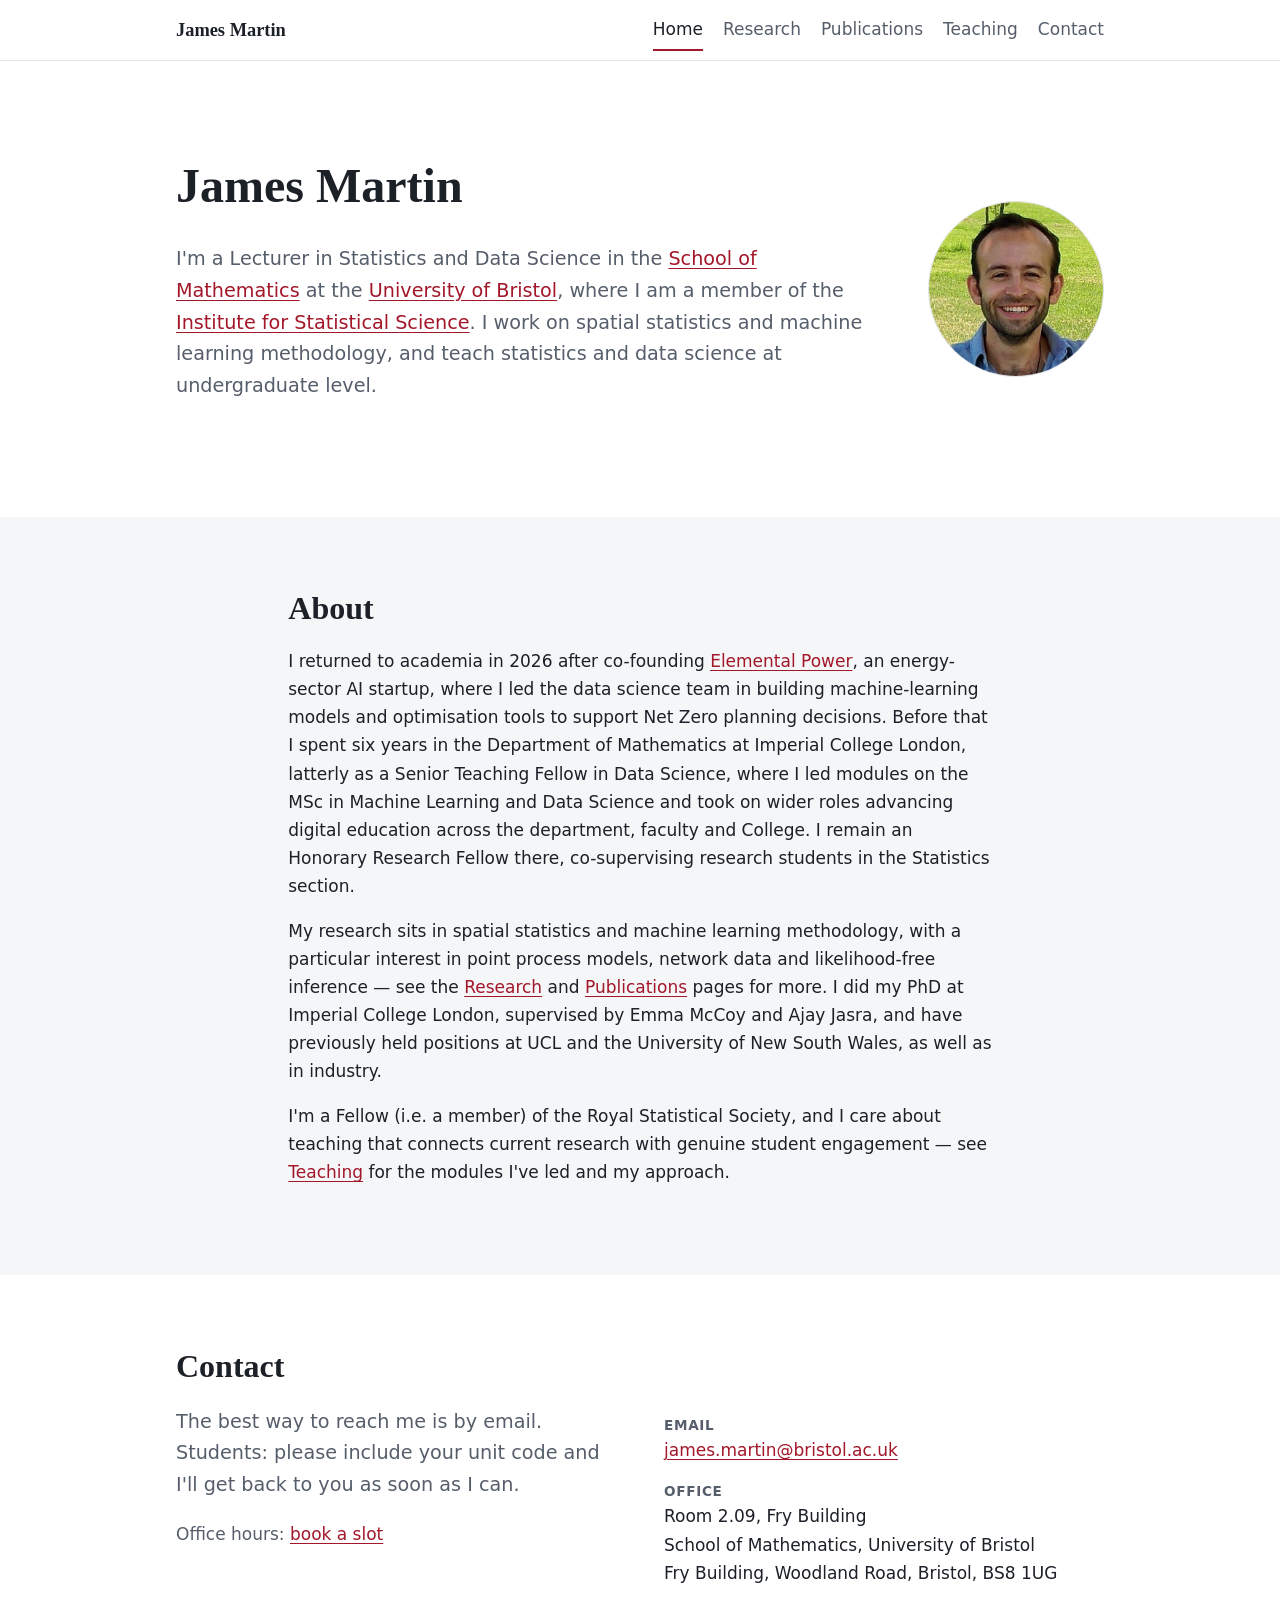
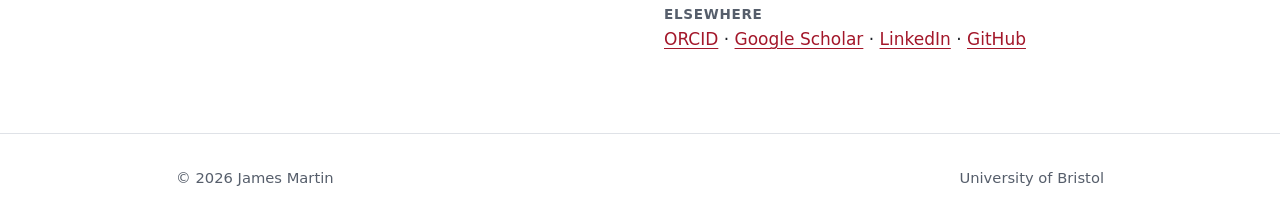
<file: index.html>
<!DOCTYPE html>
<html lang="en-GB">
<head>
  <meta charset="utf-8">
  <meta name="viewport" content="width=device-width, initial-scale=1">
  <title>James Martin | University of Bristol</title>
  <meta name="description" content="James Martin is a Lecturer in Statistics and Data Science at the University of Bristol.">
  <meta name="theme-color" content="#a3172a">
  <link rel="icon" href="data:image/svg+xml,%3Csvg xmlns='http://www.w3.org/2000/svg' viewBox='0 0 32 32'%3E%3Crect width='32' height='32' rx='6' fill='%23a3172a'/%3E%3Ctext x='16' y='22' font-family='Georgia,serif' font-size='18' font-weight='700' text-anchor='middle' fill='white'%3EJM%3C/text%3E%3C/svg%3E">
  <link rel="stylesheet" href="css/style.css">
  <script>document.documentElement.classList.add("js");</script>
</head>
<body>
  <a class="skip-link" href="#main">Skip to main content</a>

  <header class="site-header">
    <div class="container">
      <a class="brand" href="index.html">James Martin</a>
      <button class="nav-toggle" type="button" aria-expanded="false" aria-controls="site-nav">Menu</button>
      <nav class="site-nav" id="site-nav" aria-label="Main">
        <ul class="nav-list">
          <li><a href="index.html" aria-current="page">Home</a></li>
          <li><a href="research.html">Research</a></li>
          <li><a href="publications.html">Publications</a></li>
          <li><a href="teaching.html">Teaching</a></li>
          <li><a href="index.html#contact">Contact</a></li>
        </ul>
      </nav>
    </div>
  </header>

  <main id="main">
    <section class="hero">
      <div class="container hero-grid">
        <div>
          <!-- <p class="eyebrow">University of Bristol</p> -->
          <h1>James Martin</h1>
          <p class="lead">
            I'm a Lecturer in Statistics and Data Science in the <a href="https://www.bristol.ac.uk/maths/">School of Mathematics</a> at 
            the <a href="https://www.bristol.ac.uk/">University of Bristol</a>, where
            I am a member of the <a href="https://www.bristolmathsresearch.org/statistical-science/">Institute for Statistical Science</a>.
            I work on spatial statistics and machine learning methodology, and teach statistics and
            data science at undergraduate level.
          </p>
          <!-- <div class="button-row">
            <a class="button" href="research.html">My research</a>
            <a class="button button--ghost" href="#contact">Get in touch</a>
          </div> -->
        </div>
        <div class="portrait">
          <img class="portrait__img" src="images/Headshot - JSM (2).jpg" alt="James S. Martin">
        </div>
      </div>
    </section>

    <section class="section section--alt" aria-labelledby="intro-heading">
      <div class="container prose">
        <h2 id="intro-heading">About</h2>
        <p>
          I returned to academia in 2026 after co-founding <a href="https://github.com/Elemental-Power-Ltd/EPOCH">Elemental Power</a>,
          an energy-sector AI startup, where I led the data science team in building machine-learning models
          and optimisation tools to support Net Zero planning decisions. Before that I spent six years in
          the Department of Mathematics at Imperial College London, latterly as a Senior Teaching Fellow in
          Data Science, where I led modules on the MSc in Machine Learning and Data Science and took on
          wider roles advancing digital education across the department, faculty and College. I remain
          an Honorary Research Fellow there, co-supervising research students in the Statistics section.
        </p>
        <p>
          My research sits in spatial statistics and machine learning methodology, with a particular interest
          in point process models, network data and likelihood-free inference &mdash; see the
          <a href="research.html">Research</a> and <a href="publications.html">Publications</a> pages for more.
          I did my PhD at Imperial College London, supervised by Emma McCoy and Ajay Jasra, and have previously
          held positions at UCL and the University of New South Wales, as well as in industry.
        <p>
          I'm a Fellow (i.e. a member) of the Royal Statistical Society, and I care about teaching that connects current
          research with genuine student engagement &mdash; see <a href="teaching.html">Teaching</a> for the
          modules I've led and my approach.
        </p>
      </div>
    </section>

    <section class="section" id="contact" aria-labelledby="contact-heading">
      <div class="container">
        <h2 id="contact-heading">Contact</h2>
        <div class="contact-grid">
          <div>
            <p class="lead">
              The best way to reach me is by email. Students: please include your unit code and
              I'll get back to you as soon as I can.
            </p>
            <p class="muted">
              Office hours: <a href="teaching.html#book-office-hours">book a slot</a>
            </p>
          </div>
          <ul class="contact-list">
            <li>
              <span class="label">Email</span>
              <a href="#" class="js-email" data-user="james.martin" data-domain="bristol.ac.uk">james [dot] martin [at] bristol.ac.uk</a>
              <noscript> &ndash; enable JavaScript to reveal a clickable address, or see below.</noscript>
            </li>
            <li>
              <span class="label">Office</span>
              Room 2.09, Fry Building<br>
              School of Mathematics, University of Bristol<br>
              Fry Building, Woodland Road, Bristol, BS8 1UG
            </li>
            <li>
              <span class="label">Elsewhere</span>
              <a href="https://orcid.org/0000-0002-2555-2026">ORCID</a> &middot;
              <a href="https://scholar.google.co.uk/citations?user=wpY5wRQAAAAJ&hl=en">Google Scholar</a> &middot;
              <a href="https://www.linkedin.com/in/jsmartinstats">LinkedIn</a> &middot;
              <a href="https://github.com/jsmartinstats">GitHub</a>
            </li>
          </ul>
        </div>
      </div>
    </section>
  </main>

  <footer class="site-footer">
    <div class="container">
      <p>&copy; <span id="year">2026</span> James Martin</p>
      <p>University of Bristol</p>
    </div>
  </footer>

  <script src="js/main.js"></script>
</body>
</html>
</file>
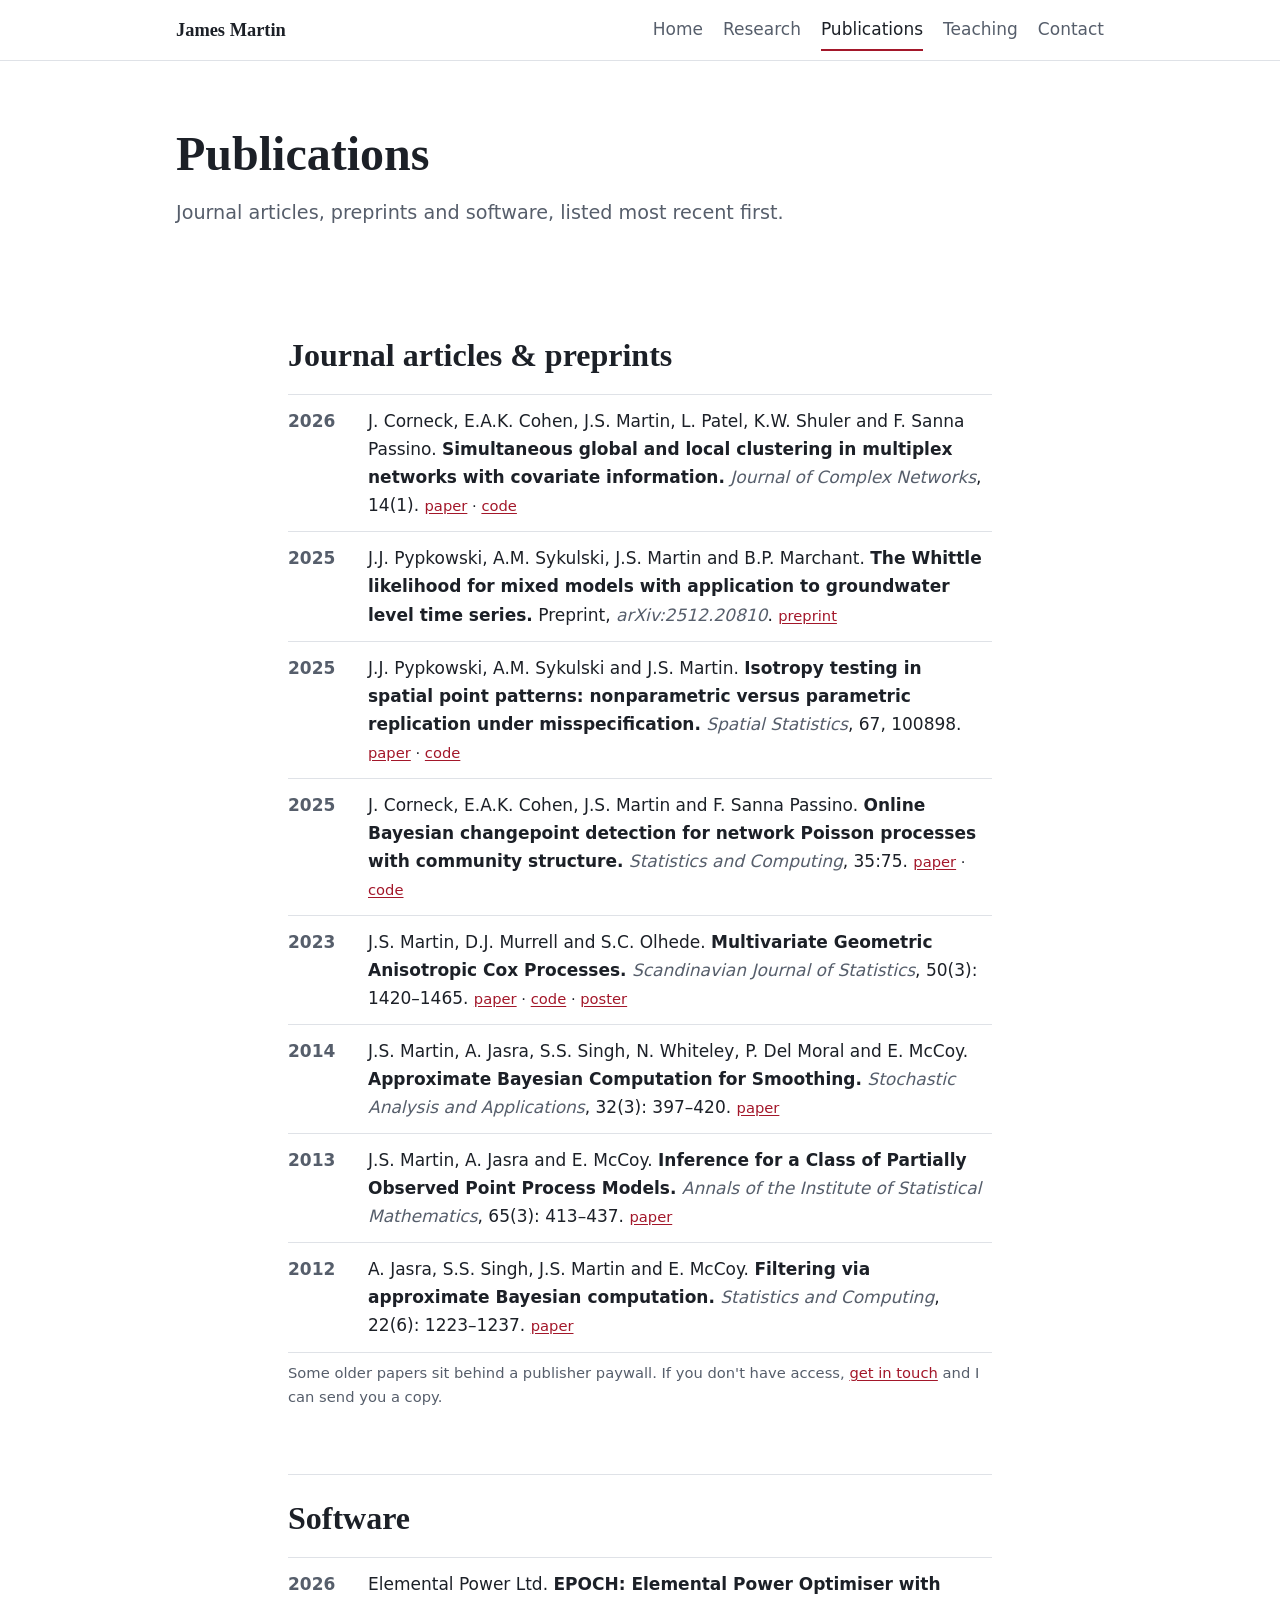
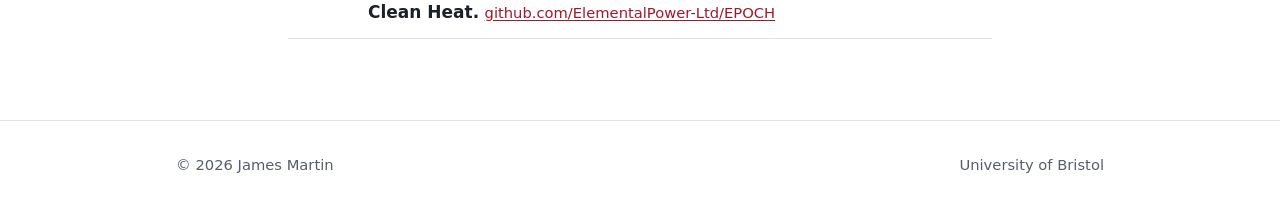
<file: publications.html>
<!DOCTYPE html>
<html lang="en-GB">
<head>
  <meta charset="utf-8">
  <meta name="viewport" content="width=device-width, initial-scale=1">
  <title>Publications | James Martin</title>
  <meta name="description" content="Publications and software by James Martin, in spatial statistics, network data and machine learning methodology.">
  <meta name="theme-color" content="#a3172a">
  <link rel="icon" href="data:image/svg+xml,%3Csvg xmlns='http://www.w3.org/2000/svg' viewBox='0 0 32 32'%3E%3Crect width='32' height='32' rx='6' fill='%23a3172a'/%3E%3Ctext x='16' y='22' font-family='Georgia,serif' font-size='18' font-weight='700' text-anchor='middle' fill='white'%3EJM%3C/text%3E%3C/svg%3E">
  <link rel="stylesheet" href="css/style.css">
  <script>document.documentElement.classList.add("js");</script>
</head>
<body>
  <a class="skip-link" href="#main">Skip to main content</a>

  <header class="site-header">
    <div class="container">
      <a class="brand" href="index.html">James Martin</a>
      <button class="nav-toggle" type="button" aria-expanded="false" aria-controls="site-nav">Menu</button>
      <nav class="site-nav" id="site-nav" aria-label="Main">
        <ul class="nav-list">
          <li><a href="index.html">Home</a></li>
          <li><a href="research.html">Research</a></li>
          <li><a href="publications.html" aria-current="page">Publications</a></li>
          <li><a href="teaching.html">Teaching</a></li>
          <li><a href="index.html#contact">Contact</a></li>
        </ul>
      </nav>
    </div>
  </header>

  <main id="main">
    <div class="container page-header">
      <h1>Publications</h1>
      <p class="lead">Journal articles, preprints and software, listed most recent first.</p>
    </div>

    <section class="section">
      <div class="container prose" style="max-width: 46rem;">

        <h2 class="pub-group-heading">Journal articles &amp; preprints</h2>
        <ul class="pub-list">
          <li>
            <span class="year">2026</span>
            <p>
              J. Corneck, E.A.K. Cohen, J.S. Martin, L. Patel, K.W. Shuler and F. Sanna Passino.
              <strong>Simultaneous global and local clustering in multiplex networks with covariate
              information.</strong> <span class="venue">Journal of Complex Networks</span>, 14(1).
              <span class="pub-links">
                <a href="https://academic.oup.com/comnet/article/14/1/cnaf049/8441056">paper</a> &middot;
                <a href="https://github.com/joshcorneck/HMPSBM">code</a>
              </span>
            </p>
          </li>
          <li>
            <span class="year">2025</span>
            <p>
              J.J. Pypkowski, A.M. Sykulski, J.S. Martin and B.P. Marchant.
              <strong>The Whittle likelihood for mixed models with application to groundwater level
              time series.</strong> Preprint, <span class="venue">arXiv:2512.20810</span>.
              <span class="pub-links">
                <a href="https://arxiv.org/abs/2512.20810">preprint</a>
              </span>
            </p>
          </li>
          <li>
            <span class="year">2025</span>
            <p>
              J.J. Pypkowski, A.M. Sykulski and J.S. Martin.
              <strong>Isotropy testing in spatial point patterns: nonparametric versus parametric
              replication under misspecification.</strong> <span class="venue">Spatial Statistics</span>,
              67, 100898.
              <span class="pub-links">
                <a href="https://doi.org/10.1016/j.spasta.2025.100898">paper</a> &middot;
                <a href="https://github.com/jpypkowski/IsotropyTesting">code</a>
              </span>
            </p>
          </li>
          <li>
            <span class="year">2025</span>
            <p>
              J. Corneck, E.A.K. Cohen, J.S. Martin and F. Sanna Passino.
              <strong>Online Bayesian changepoint detection for network Poisson processes with
              community structure.</strong> <span class="venue">Statistics and Computing</span>, 35:75.
              <span class="pub-links">
                <a href="https://link.springer.com/article/10.1007/s11222-025-10606-w/">paper</a> &middot;
                <a href="https://github.com/joshcorneck/dynamicBHPP">code</a>
              </span>
            </p>
          </li>
          <li>
            <span class="year">2023</span>
            <p>
              J.S. Martin, D.J. Murrell and S.C. Olhede.
              <strong>Multivariate Geometric Anisotropic Cox Processes.</strong>
              <span class="venue">Scandinavian Journal of Statistics</span>, 50(3): 1420&ndash;1465.
              <span class="pub-links">
                <a href="https://onlinelibrary.wiley.com/doi/full/10.1111/sjos.12640">paper</a> &middot;
                <a href="https://github.com/jsmartinstats/MVGA-LGCPs">code</a> &middot;
                <a href="research/mvga-cox-processes-poster.pdf">poster</a>
              </span>
            </p>
          </li>
          <li>
            <span class="year">2014</span>
            <p>
              J.S. Martin, A. Jasra, S.S. Singh, N. Whiteley, P. Del Moral and E. McCoy.
              <strong>Approximate Bayesian Computation for Smoothing.</strong>
              <span class="venue">Stochastic Analysis and Applications</span>, 32(3): 397&ndash;420.
              <span class="pub-links">
                <a href="https://doi.org/10.1080/07362994.2013.879262">paper</a>
              </span>
            </p>
          </li>
          <li>
            <span class="year">2013</span>
            <p>
              J.S. Martin, A. Jasra and E. McCoy.
              <strong>Inference for a Class of Partially Observed Point Process Models.</strong>
              <span class="venue">Annals of the Institute of Statistical Mathematics</span>, 65(3): 413&ndash;437.
              <span class="pub-links">
                <a href="https://doi.org/10.1007/s10463-012-0375-8">paper</a>
              </span>
            </p>
          </li>
          <li>
            <span class="year">2012</span>
            <p>
              A. Jasra, S.S. Singh, J.S. Martin and E. McCoy.
              <strong>Filtering via approximate Bayesian computation.</strong>
              <span class="venue">Statistics and Computing</span>, 22(6): 1223&ndash;1237.
              <span class="pub-links">
                <a href="https://doi.org/10.1007/s11222-010-9185-0">paper</a>
              </span>
            </p>
          </li>
        </ul>

        <p class="muted" style="font-size:0.92rem;">
          Some older papers sit behind a publisher paywall. If you don't have access,
          <a href="index.html#contact">get in touch</a> and I can send you a copy.
        </p>

        <h2 class="pub-group-heading">Software</h2>
        <ul class="pub-list">
          <li>
            <span class="year">2026</span>
            <p>
              Elemental Power Ltd. <strong>EPOCH: Elemental Power Optimiser with Clean Heat.</strong>
              <span class="pub-links"><a href="https://github.com/ElementalPower-Ltd/EPOCH">github.com/ElementalPower-Ltd/EPOCH</a></span>
            </p>
          </li>
        </ul>

      </div>
    </section>
  </main>

  <footer class="site-footer">
    <div class="container">
      <p>&copy; <span id="year">2026</span> James Martin</p>
      <p>University of Bristol</p>
    </div>
  </footer>

  <script src="js/main.js"></script>
</body>
</html>
</file>
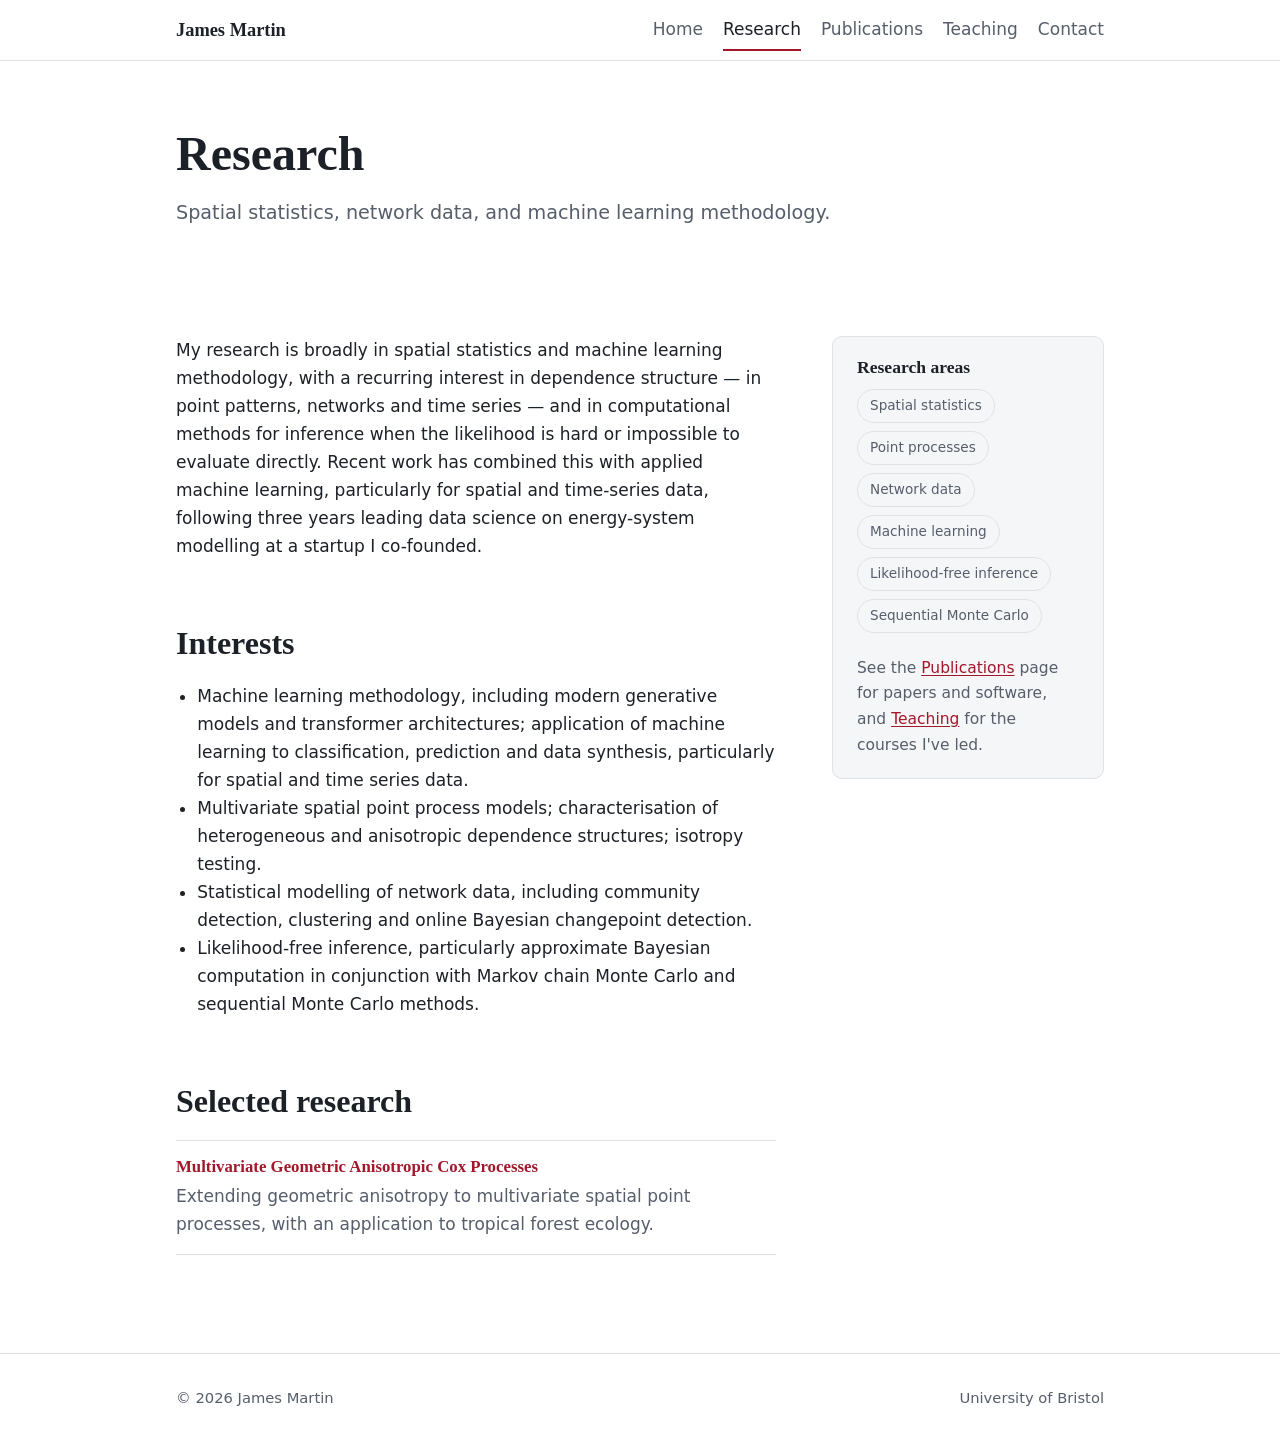
<file: research.html>
<!DOCTYPE html>
<html lang="en-GB">
<head>
  <meta charset="utf-8">
  <meta name="viewport" content="width=device-width, initial-scale=1">
  <title>Research | James Martin</title>
  <meta name="description" content="James Martin's research interests: spatial point process models, network data, machine learning methodology, and likelihood-free inference.">
  <meta name="theme-color" content="#a3172a">
  <link rel="icon" href="data:image/svg+xml,%3Csvg xmlns='http://www.w3.org/2000/svg' viewBox='0 0 32 32'%3E%3Crect width='32' height='32' rx='6' fill='%23a3172a'/%3E%3Ctext x='16' y='22' font-family='Georgia,serif' font-size='18' font-weight='700' text-anchor='middle' fill='white'%3EJM%3C/text%3E%3C/svg%3E">
  <link rel="stylesheet" href="css/style.css">
  <script>document.documentElement.classList.add("js");</script>
</head>
<body>
  <a class="skip-link" href="#main">Skip to main content</a>

  <header class="site-header">
    <div class="container">
      <a class="brand" href="index.html">James Martin</a>
      <button class="nav-toggle" type="button" aria-expanded="false" aria-controls="site-nav">Menu</button>
      <nav class="site-nav" id="site-nav" aria-label="Main">
        <ul class="nav-list">
          <li><a href="index.html">Home</a></li>
          <li><a href="research.html" aria-current="page">Research</a></li>
          <li><a href="publications.html">Publications</a></li>
          <li><a href="teaching.html">Teaching</a></li>
          <li><a href="index.html#contact">Contact</a></li>
        </ul>
      </nav>
    </div>
  </header>

  <main id="main">
    <div class="container page-header">
      <h1>Research</h1>
      <p class="lead">Spatial statistics, network data, and machine learning methodology.</p>
    </div>

    <section class="section">
      <div class="container two-col">
        <div class="prose">
          <p>
            My research is broadly in spatial statistics and machine learning methodology, with a
            recurring interest in dependence structure &mdash; in point patterns, networks and time series
            &mdash; and in computational methods for inference when the likelihood is hard or impossible
            to evaluate directly. Recent work has combined this with applied machine learning, particularly
            for spatial and time-series data, following three years leading data science on energy-system
            modelling at a startup I co-founded.
          </p>

          <h2>Interests</h2>
          <ul>
            <li>
              Machine learning methodology, including modern generative models and transformer
              architectures; application of machine learning to classification, prediction and data
              synthesis, particularly for spatial and time series data.
            </li>
            <li>
              Multivariate spatial point process models; characterisation of heterogeneous and
              anisotropic dependence structures; isotropy testing.
            </li>
            <li>
              Statistical modelling of network data, including community detection, clustering and
              online Bayesian changepoint detection.
            </li>
            <li>
              Likelihood-free inference, particularly approximate Bayesian computation in conjunction
              with Markov chain Monte Carlo and sequential Monte Carlo methods.
            </li>
          </ul>

          <h2>Selected research</h2>
          <ul class="research-list">
            <li>
              <h3><a href="research/mvga-cox-processes.html">Multivariate Geometric Anisotropic Cox Processes</a></h3>
              <p>
                Extending geometric anisotropy to multivariate spatial point processes, with an
                application to tropical forest ecology.
              </p>
            </li>
          </ul>

          <!-- <h2>PhD supervision</h2>
          <p>
            I co-supervise PhD students in the Statistics section at Imperial College London, where I
            hold an Honorary Research Fellowship: one ongoing, and one who completed their PhD this
            year. During my time as a Teaching Fellow and Senior Teaching Fellow I supervised a range of MSc research projects, on topics including
            machine learning for spatial data, spatial point process models, sequential Monte Carlo
            methods, and frequency-domain inference.
          </p>
          <p class="muted">
            If you're a prospective PhD student interested in spatial statistics or machine learning
            methodology, feel free to <a href="index.html#contact">get in touch</a>.
          </p> -->
        </div>

        <aside class="facts" aria-labelledby="areas-heading">
          <h2 id="areas-heading">Research areas</h2>
          <ul class="tag-list">
            <li>Spatial statistics</li>
            <li>Point processes</li>
            <li>Network data</li>
            <li>Machine learning</li>
            <li>Likelihood-free inference</li>
            <li>Sequential Monte Carlo</li>
          </ul>
          <p class="muted" style="margin-bottom:0;">
            See the <a href="publications.html">Publications</a> page for papers and software, and
            <a href="teaching.html">Teaching</a> for the courses I've led.
          </p>
        </aside>
      </div>
    </section>
  </main>

  <footer class="site-footer">
    <div class="container">
      <p>&copy; <span id="year">2026</span> James Martin</p>
      <p>University of Bristol</p>
    </div>
  </footer>

  <script src="js/main.js"></script>
</body>
</html>
</file>
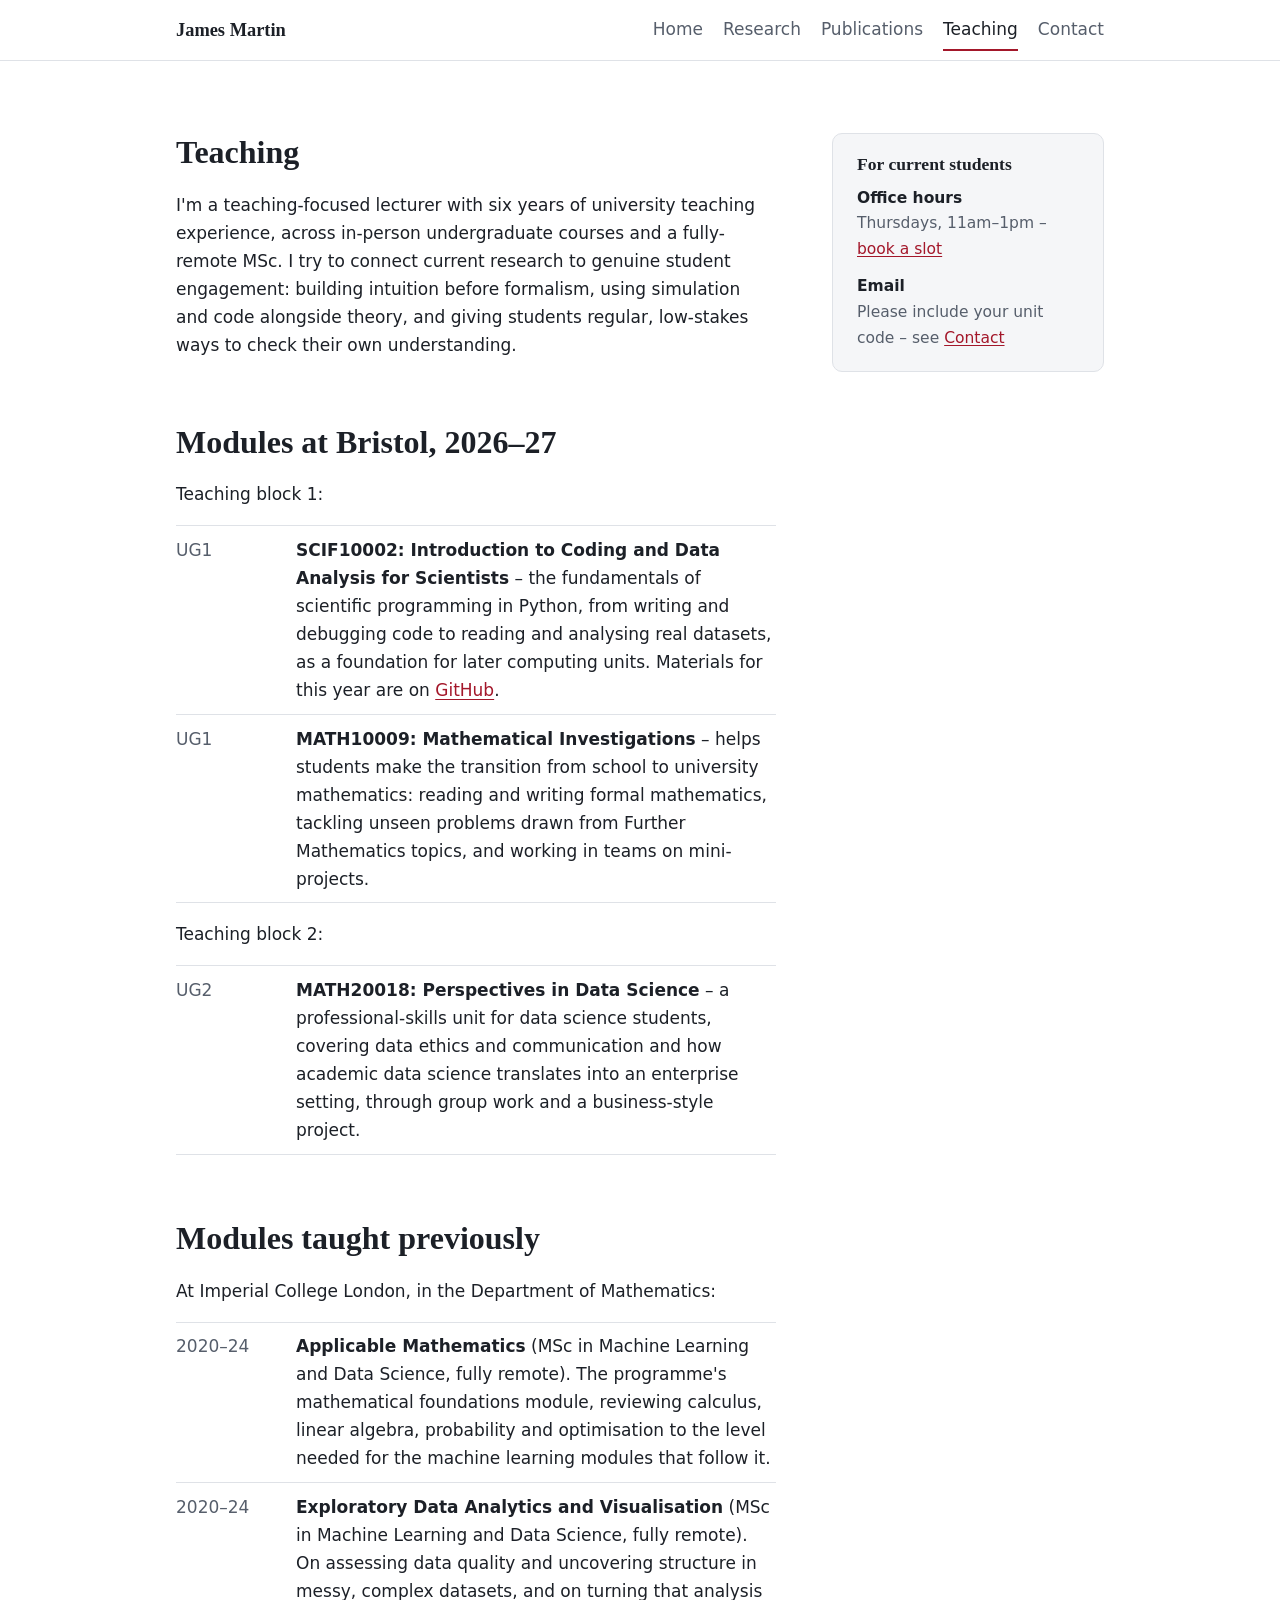
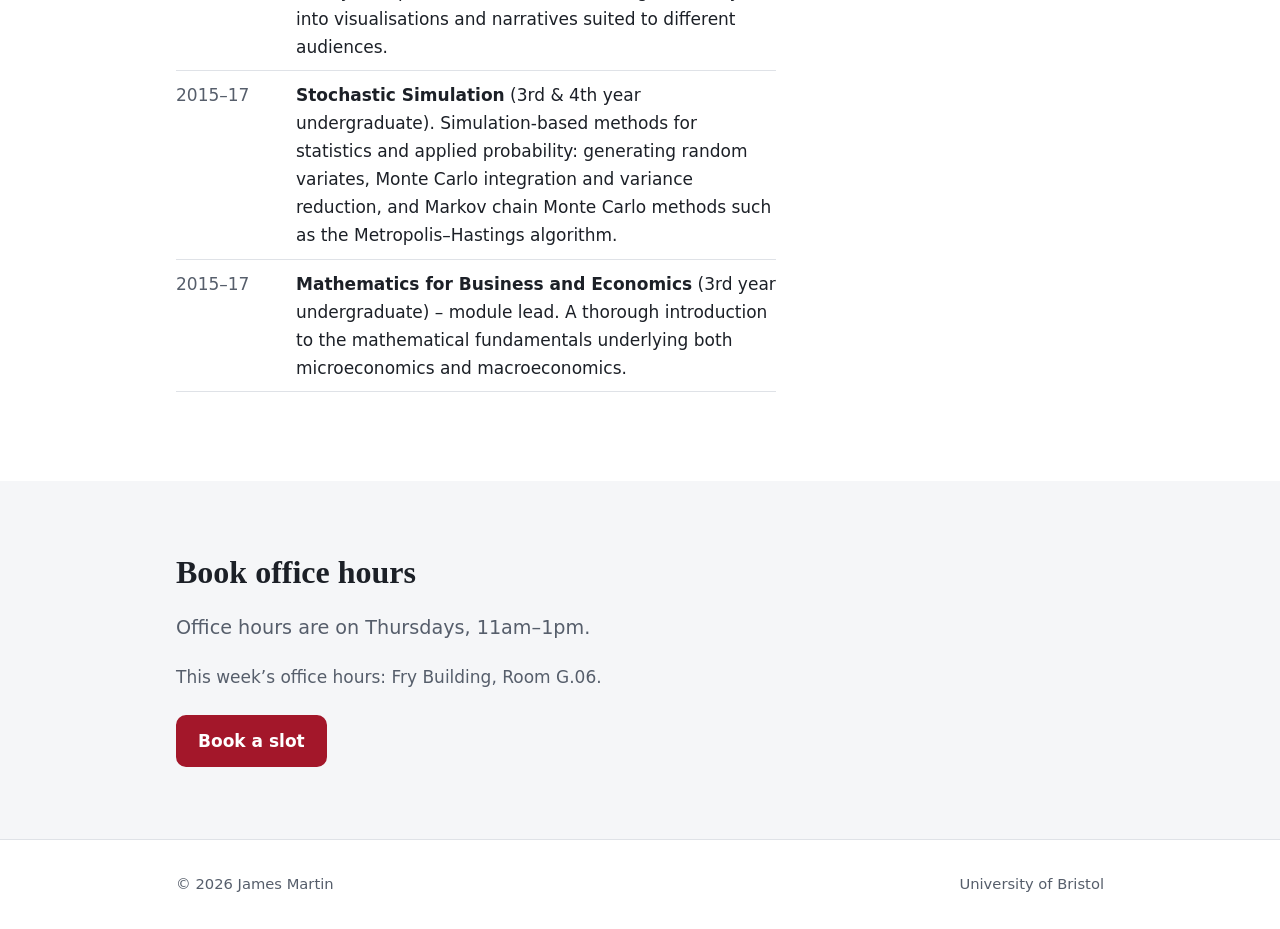
<file: teaching.html>
<!DOCTYPE html>
<html lang="en-GB">
<head>
  <meta charset="utf-8">
  <meta name="viewport" content="width=device-width, initial-scale=1">
  <title>Teaching | James Martin</title>
  <meta name="description" content="Teaching by James Martin: statistics and data science modules at undergraduate and postgraduate level.">
  <meta name="theme-color" content="#a3172a">
  <link rel="icon" href="data:image/svg+xml,%3Csvg xmlns='http://www.w3.org/2000/svg' viewBox='0 0 32 32'%3E%3Crect width='32' height='32' rx='6' fill='%23a3172a'/%3E%3Ctext x='16' y='22' font-family='Georgia,serif' font-size='18' font-weight='700' text-anchor='middle' fill='white'%3EJM%3C/text%3E%3C/svg%3E">
  <link rel="stylesheet" href="css/style.css">
  <script>document.documentElement.classList.add("js");</script>
</head>
<body>
  <a class="skip-link" href="#main">Skip to main content</a>

  <header class="site-header">
    <div class="container">
      <a class="brand" href="index.html">James Martin</a>
      <button class="nav-toggle" type="button" aria-expanded="false" aria-controls="site-nav">Menu</button>
      <nav class="site-nav" id="site-nav" aria-label="Main">
        <ul class="nav-list">
          <li><a href="index.html">Home</a></li>
          <li><a href="research.html">Research</a></li>
          <li><a href="publications.html">Publications</a></li>
          <li><a href="teaching.html" aria-current="page">Teaching</a></li>
          <li><a href="index.html#contact">Contact</a></li>
        </ul>
      </nav>
    </div>
  </header>

  <main id="main">
    <section class="section">
      <div class="container two-col">
        <div class="prose">
          <h2>Teaching</h2>
          <p>
            I'm a teaching-focused lecturer with six years of university teaching experience,
            across in-person undergraduate courses and a fully-remote MSc. I try to connect current
            research to genuine student engagement: building intuition before formalism, using
            simulation and code alongside theory, and giving students regular, low-stakes ways to
            check their own understanding.
          </p>

          <h2>Modules at Bristol, 2026&ndash;27</h2>
          <p>Teaching block 1:</p>
          <ul class="timeline">
            <li>
              <span class="when">UG1</span>
              <span>
                <strong>SCIF10002: Introduction to Coding and Data Analysis for Scientists</strong> &ndash;
                the fundamentals of scientific programming in Python, from writing and debugging code to
                reading and analysing real datasets, as a foundation for later computing units. Materials
                for this year are on <a href="https://github.com/jsmartinstats/SCIF10002-2026">GitHub</a>.
              </span>
            </li>
            <li>
              <span class="when">UG1</span>
              <span>
                <strong>MATH10009: Mathematical Investigations</strong> &ndash;
                helps students make the transition from school to university mathematics: reading and
                writing formal mathematics, tackling unseen problems drawn from Further Mathematics topics,
                and working in teams on mini-projects.
              </span>
            </li>
          </ul>
          <p>Teaching block 2:</p>
          <ul class="timeline">
            <li>
              <span class="when">UG2</span>
              <span>
                <strong>MATH20018: Perspectives in Data Science</strong> &ndash;
                a professional-skills unit for data science students, covering data ethics and
                communication and how academic data science translates into an enterprise setting, through
                group work and a business-style project.
              </span>
            </li>
          </ul>

          <h2>Modules taught previously</h2>
          <p>At Imperial College London, in the Department of Mathematics:</p>
          <ul class="timeline">
            <li>
              <span class="when">2020&ndash;24</span>
              <span>
                <strong>Applicable Mathematics</strong> (MSc in Machine Learning and Data Science, fully remote). 
                The programme's mathematical foundations module, reviewing calculus, linear
                algebra, probability and optimisation to the level needed for the machine learning modules
                that follow it.
              </span>
            </li>
            <li>
              <span class="when">2020&ndash;24</span>
              <span>
                <strong>Exploratory Data Analytics and Visualisation</strong> (MSc in Machine Learning and Data Science, fully remote). 
                On assessing data quality and uncovering structure in messy, complex datasets,
                and on turning that analysis into visualisations and narratives suited to different audiences.
              </span>
            </li>
            <li>
              <span class="when">2015&ndash;17</span>
              <span>
                <strong>Stochastic Simulation</strong> (3rd &amp; 4th year undergraduate). 
                Simulation-based methods for statistics and applied probability: generating
                random variates, Monte Carlo integration and variance reduction, and Markov chain Monte
                Carlo methods such as the Metropolis&ndash;Hastings algorithm.
              </span>
            </li>
            <li>
              <span class="when">2015&ndash;17</span>
              <span>
                <strong>Mathematics for Business and Economics</strong> (3rd year undergraduate) &ndash;
                module lead. A thorough introduction to the mathematical fundamentals underlying both
                microeconomics and macroeconomics.
              </span>
            </li>
          </ul>
        </div>

        <aside class="facts" aria-labelledby="office-hours-heading">
          <h2 id="office-hours-heading">For current students</h2>
          <dl>
            <dt>Office hours</dt>
            <dd>Thursdays, 11am&ndash;1pm &ndash; <a href="#book-office-hours">book a slot</a></dd>
            <dt>Email</dt>
            <dd>Please include your unit code &ndash; see <a href="index.html#contact">Contact</a></dd>
          </dl>
        </aside>
      </div>
    </section>

    <section class="section section--alt" id="book-office-hours" aria-labelledby="booking-heading">
      <div class="container">
        <h2 id="booking-heading">Book office hours</h2>
        <p class="lead">Office hours are on Thursdays, 11am&ndash;1pm.</p>
        <!-- Replaced by js/main.js (officeHoursAlternating) with this week's room and booking link; the text below is the no-JS fallback. -->
        <div id="office-hours-info">
          <p class="muted">
            The room changes week to week &ndash; please
            <a href="index.html#contact">email me</a> to check this week's location and arrange a time.
          </p>
        </div>
      </div>
    </section>
  </main>

  <footer class="site-footer">
    <div class="container">
      <p>&copy; <span id="year">2026</span> James Martin</p>
      <p>University of Bristol</p>
    </div>
  </footer>

  <script src="js/main.js"></script>
</body>
</html>
</file>
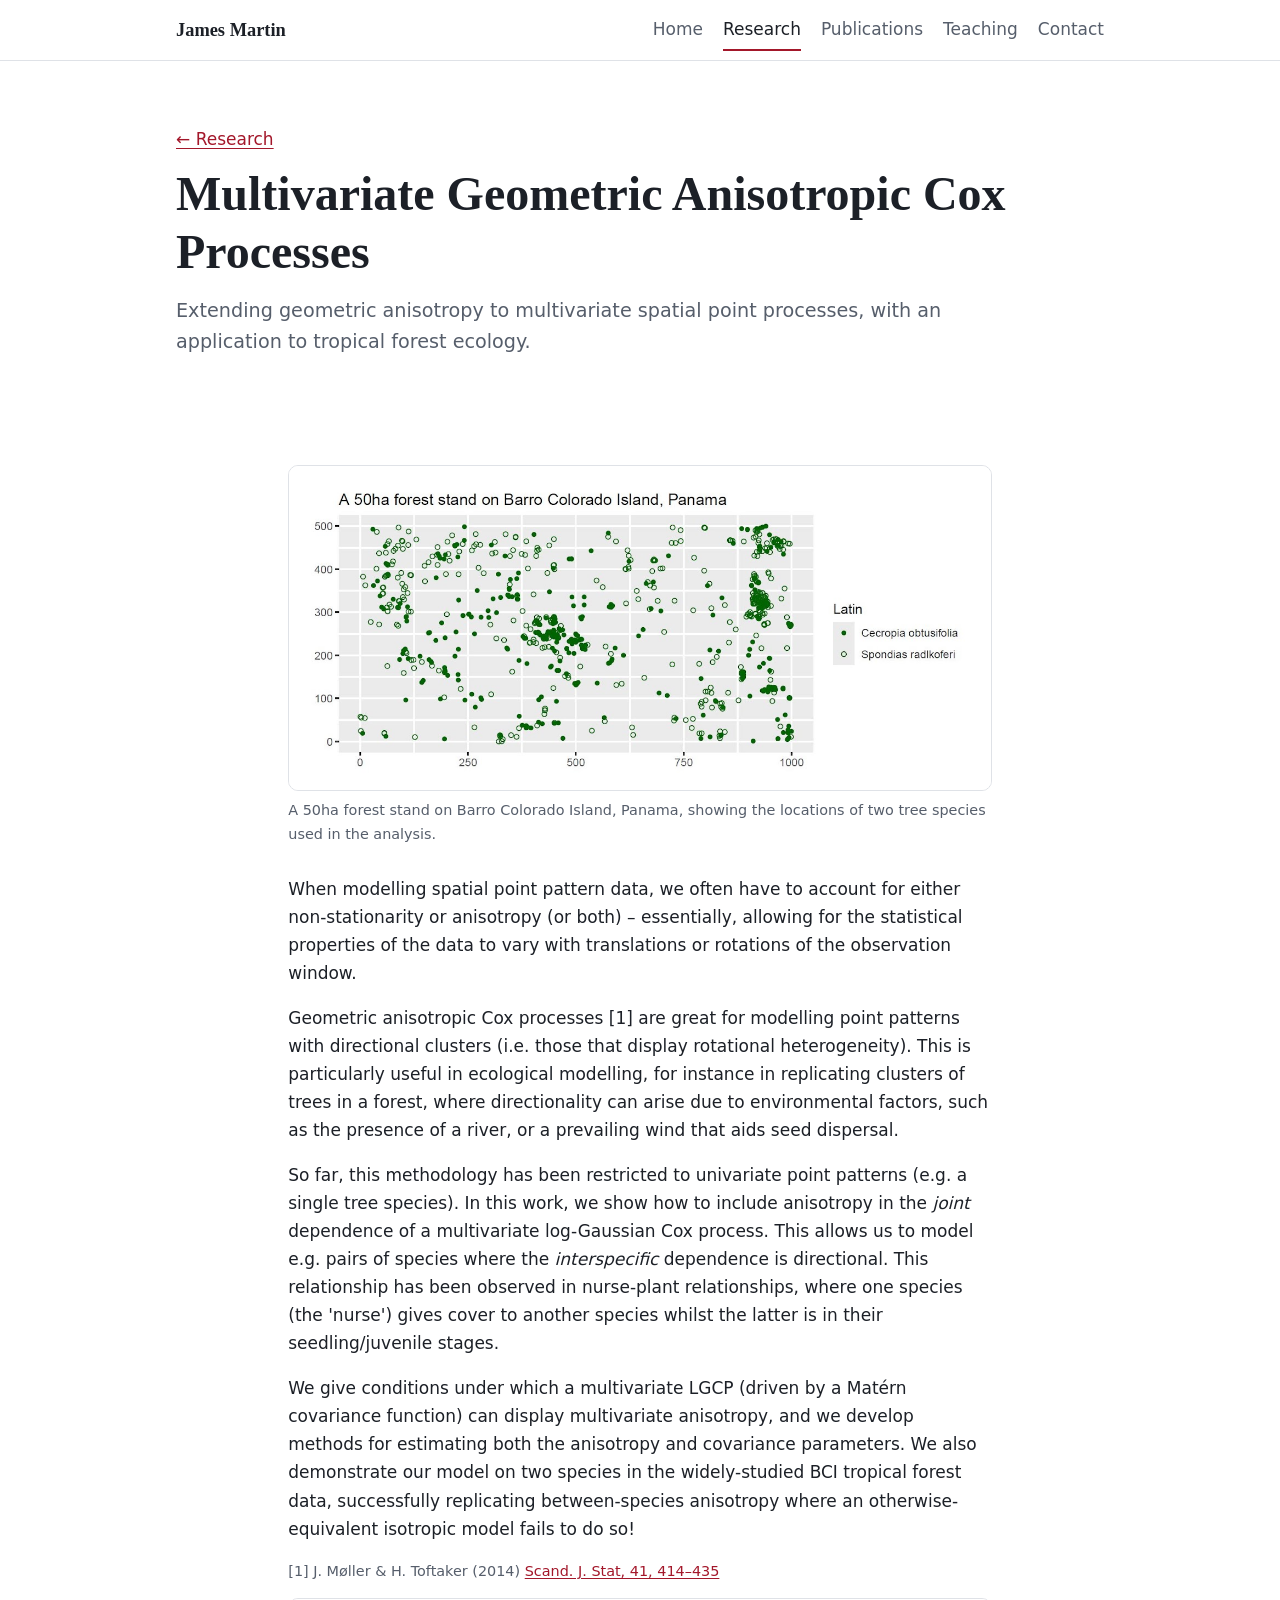
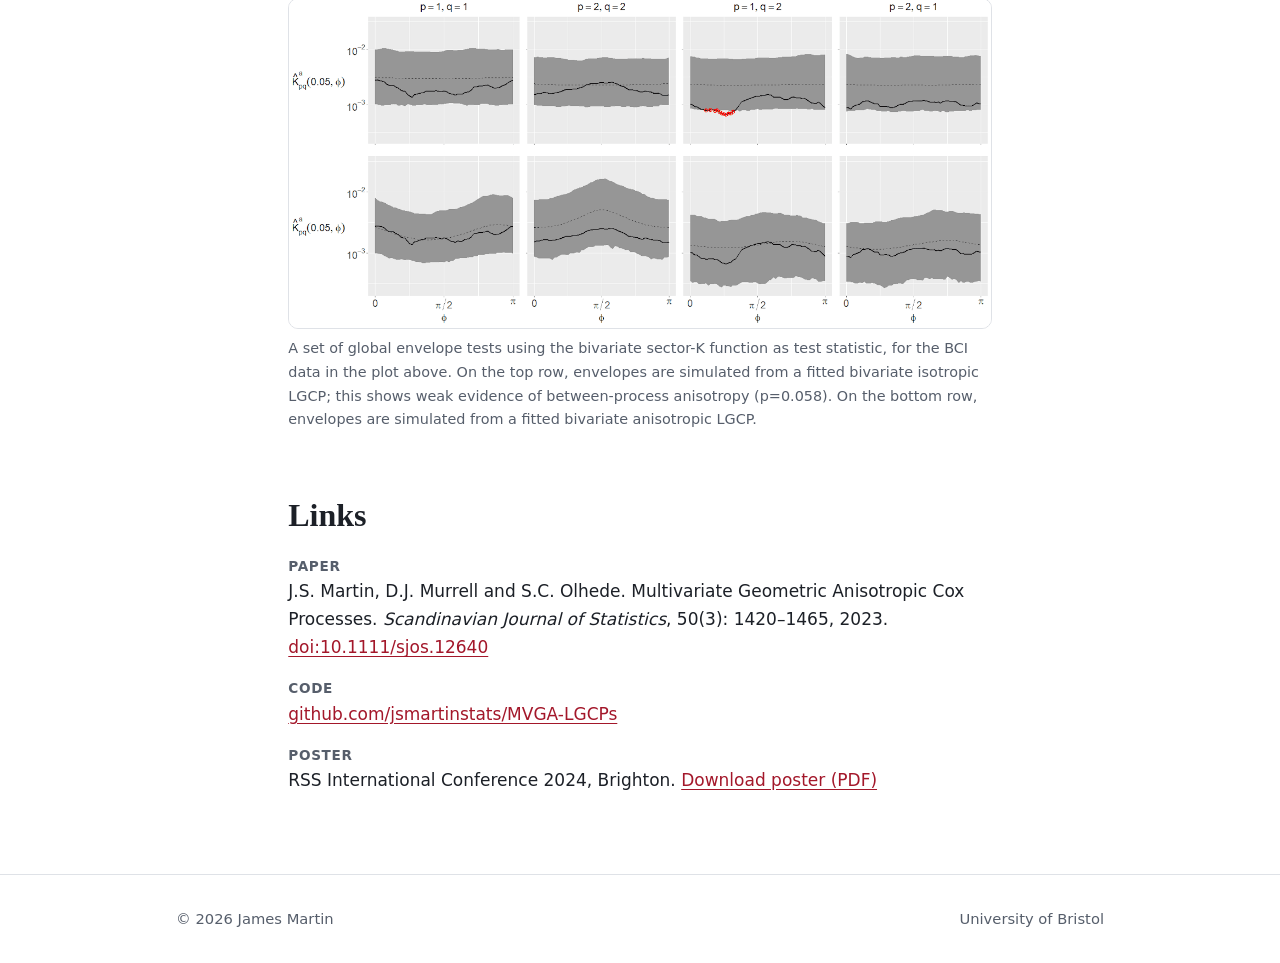
<file: research/mvga-cox-processes.html>
<!DOCTYPE html>
<html lang="en-GB">
<head>
  <meta charset="utf-8">
  <meta name="viewport" content="width=device-width, initial-scale=1">
  <title>Multivariate Geometric Anisotropic Cox Processes | James Martin</title>
  <meta name="description" content="Extending geometric anisotropy to multivariate spatial point processes, with an application to tropical forest ecology.">
  <meta name="theme-color" content="#a3172a">
  <link rel="icon" href="data:image/svg+xml,%3Csvg xmlns='http://www.w3.org/2000/svg' viewBox='0 0 32 32'%3E%3Crect width='32' height='32' rx='6' fill='%23a3172a'/%3E%3Ctext x='16' y='22' font-family='Georgia,serif' font-size='18' font-weight='700' text-anchor='middle' fill='white'%3EJM%3C/text%3E%3C/svg%3E">
  <link rel="stylesheet" href="../css/style.css">
  <script>document.documentElement.classList.add("js");</script>
</head>
<body>
  <a class="skip-link" href="#main">Skip to main content</a>

  <header class="site-header">
    <div class="container">
      <a class="brand" href="../index.html">James Martin</a>
      <button class="nav-toggle" type="button" aria-expanded="false" aria-controls="site-nav">Menu</button>
      <nav class="site-nav" id="site-nav" aria-label="Main">
        <ul class="nav-list">
          <li><a href="../index.html">Home</a></li>
          <li><a href="../research.html" aria-current="page">Research</a></li>
          <li><a href="../publications.html">Publications</a></li>
          <li><a href="../teaching.html">Teaching</a></li>
          <li><a href="../index.html#contact">Contact</a></li>
        </ul>
      </nav>
    </div>
  </header>

  <main id="main">
    <div class="container page-header">
      <p class="muted" style="margin-bottom:0.75rem;"><a href="../research.html">&larr; Research</a></p>
      <h1>Multivariate Geometric Anisotropic Cox Processes</h1>
      <p class="lead">
        Extending geometric anisotropy to multivariate spatial point processes, with an
        application to tropical forest ecology.
      </p>
    </div>

    <section class="section">
      <div class="container prose">
        <figure>
          <img src="images/mvga-bci-plot.jpg" alt="A 50ha forest stand on Barro Colorado Island, Panama: a spatial point plot of two tree species, Cecropia obtusifolia and Spondias radlkoferi, showing clustered, directional patterns across the plot.">
          <figcaption>
            A 50ha forest stand on Barro Colorado Island, Panama, showing the locations of two tree
            species used in the analysis.
          </figcaption>
        </figure>

        <p>
          When modelling spatial point pattern data, we often have to account for either
          non-stationarity or anisotropy (or both) &ndash; essentially, allowing for the statistical
          properties of the data to vary with translations or rotations of the observation window.
        </p>
        <p>
          Geometric anisotropic Cox processes [1] are great for modelling point patterns with
          directional clusters (i.e. those that display rotational heterogeneity). This is
          particularly useful in ecological modelling, for instance in replicating clusters of trees
          in a forest, where directionality can arise due to environmental factors, such as the
          presence of a river, or a prevailing wind that aids seed dispersal.
        </p>
        <p>
          So far, this methodology has been restricted to univariate point patterns (e.g. a single
          tree species). In this work, we show how to include anisotropy in the <em>joint</em>
          dependence of a multivariate log-Gaussian Cox process. This allows us to model e.g. pairs
          of species where the <em>interspecific</em> dependence is directional. This relationship
          has been observed in nurse-plant relationships, where one species (the 'nurse') gives cover
          to another species whilst the latter is in their seedling/juvenile stages.
        </p>
        <p>
          We give conditions under which a multivariate LGCP (driven by a Mat&eacute;rn covariance
          function) can display multivariate anisotropy, and we develop methods for estimating both
          the anisotropy and covariance parameters. We also demonstrate our model on two species in
          the widely-studied BCI tropical forest data, successfully replicating between-species
          anisotropy where an otherwise-equivalent isotropic model fails to do so!
        </p>
        <p class="muted" style="font-size:0.9rem;">
          [1] J. M&oslash;ller &amp; H. Toftaker (2014)
          <a href="https://onlinelibrary.wiley.com/doi/abs/10.1111/sjos.12041">Scand. J. Stat, 41, 414&ndash;435</a>
        </p>

        <figure>
          <img src="images/mvga-envelope-tests.png" alt="A set of global envelope tests using the bivariate sector-K function as test statistic, for the BCI data in the plot above. On the top row, envelopes are simulated from a fitted bivariate isotropic LGCP; this shows weak evidence of between-process anisotropy (p=0.058). On the bottom row, envelopes are simulated from a fitted bivariate anisotropic LGCP.">
          <figcaption>
            A set of global envelope tests using the bivariate sector-K function as test statistic,
            for the BCI data in the plot above. On the top row, envelopes are simulated from a fitted
            bivariate isotropic LGCP; this shows weak evidence of between-process anisotropy
            (p=0.058). On the bottom row, envelopes are simulated from a fitted bivariate anisotropic
            LGCP.
          </figcaption>
        </figure>

        <h2>Links</h2>
        <ul class="contact-list" style="margin-top:-0.5rem;">
          <li>
            <span class="label">Paper</span>
            J.S. Martin, D.J. Murrell and S.C. Olhede. Multivariate Geometric Anisotropic Cox
            Processes. <em>Scandinavian Journal of Statistics</em>, 50(3): 1420&ndash;1465, 2023.
            <a href="https://onlinelibrary.wiley.com/doi/full/10.1111/sjos.12640">doi:10.1111/sjos.12640</a>
          </li>
          <li>
            <span class="label">Code</span>
            <a href="https://github.com/jsmartinstats/MVGA-LGCPs">github.com/jsmartinstats/MVGA-LGCPs</a>
          </li>
          <li>
            <span class="label">Poster</span>
            RSS International Conference 2024, Brighton.
            <a href="mvga-cox-processes-poster.pdf">Download poster (PDF)</a>
          </li>
        </ul>
      </div>
    </section>
  </main>

  <footer class="site-footer">
    <div class="container">
      <p>&copy; <span id="year">2026</span> James Martin</p>
      <p>University of Bristol</p>
    </div>
  </footer>

  <script src="../js/main.js"></script>
</body>
</html>
</file>
<file: css/style.css>
/* ==========================================================================
   Personal academic site: shared styles
   Sections: tokens, base, layout, header/nav, hero, cards, prose, contact,
   footer, utilities. Add new page-specific styles at the bottom.
   ========================================================================== */

/* ---------- Tokens ---------- */
:root {
  --bg: #ffffff;
  --bg-alt: #f5f6f8;
  --surface: #ffffff;
  --text: #1c2027;
  --text-muted: #565e6b;
  --border: #dfe2e7;
  --accent: #a3172a;        /* deep red, a nod to Bristol; change freely */
  --accent-hover: #7f1220;
  --accent-contrast: #ffffff;
  --focus: #1a5fd0;

  --font-body: system-ui, -apple-system, "Segoe UI", Roboto, "Helvetica Neue", Arial, sans-serif;
  --font-heading: Georgia, "Iowan Old Style", "Palatino Linotype", Palatino, serif;

  --measure: 68ch;          /* comfortable reading width */
  --container: 60rem;
  --radius: 10px;
  --space: 1rem;
}

@media (prefers-color-scheme: dark) {
  :root {
    --bg: #14171c;
    --bg-alt: #1b1f26;
    --surface: #1b1f26;
    --text: #e8eaed;
    --text-muted: #a3aab5;
    --border: #2d333d;
    --accent: #ff8a96;
    --accent-hover: #ffb3bb;
    --accent-contrast: #14171c;
    --focus: #7fb0ff;
  }
}

/* ---------- Base ---------- */
*, *::before, *::after { box-sizing: border-box; }

html {
  -webkit-text-size-adjust: 100%;
  scroll-behavior: smooth;
  scroll-padding-top: 5rem;  /* keeps anchored sections clear of the sticky header */
}

@media (prefers-reduced-motion: reduce) {
  html { scroll-behavior: auto; }
}

body {
  margin: 0;
  font-family: var(--font-body);
  font-size: 1.0625rem;
  line-height: 1.65;
  color: var(--text);
  background: var(--bg);
  overflow-x: hidden; /* belt-and-braces: no sideways scroll if anything ever overshoots */
}

h1, h2, h3 {
  font-family: var(--font-heading);
  line-height: 1.2;
  margin: 0 0 0.6em;
  font-weight: 700;
}
h1 { font-size: clamp(2rem, 5vw, 3rem); }
h2 { font-size: clamp(1.5rem, 3.5vw, 2rem); }
h3 { font-size: 1.2rem; }

p { margin: 0 0 1em; }
ul, ol { margin: 0 0 1em; padding-left: 1.25em; }

a {
  color: var(--accent);
  text-underline-offset: 0.15em;
}
a:hover { color: var(--accent-hover); }

:focus-visible {
  outline: 3px solid var(--focus);
  outline-offset: 2px;
  border-radius: 3px;
}

img { max-width: 100%; height: auto; }

/* ---------- Layout ---------- */
.container {
  width: 100%;
  max-width: var(--container);
  margin-inline: auto;
  padding-inline: 1rem;
  box-sizing: border-box;
}

.section { padding-block: clamp(2.5rem, 7vw, 4.5rem); }
.section--alt { background: var(--bg-alt); }
.section > .container > h2 { margin-bottom: 1.25rem; }

.skip-link {
  position: absolute;
  left: 1rem;
  top: -4rem;
  z-index: 100;
  padding: 0.5rem 1rem;
  background: var(--accent);
  color: var(--accent-contrast);
  border-radius: 0 0 var(--radius) var(--radius);
}
.skip-link:focus { top: 0; color: var(--accent-contrast); }

/* ---------- Header / nav ---------- */
.site-header {
  position: sticky;
  top: 0;
  z-index: 50;
  background: var(--bg);
  border-bottom: 1px solid var(--border);
}

.site-header .container {
  display: flex;
  align-items: center;
  justify-content: space-between;
  gap: 1rem;
  min-height: 3.75rem;
  flex-wrap: wrap;
}

.brand {
  font-family: var(--font-heading);
  font-size: 1.15rem;
  font-weight: 700;
  color: var(--text);
  text-decoration: none;
}
.brand:hover { color: var(--accent); }

.nav-list {
  display: flex;
  flex-wrap: wrap;
  gap: 0.25rem 1.25rem;
  margin: 0;
  padding: 0;
  list-style: none;
}

.nav-list a {
  display: block;
  padding: 0.35rem 0;
  color: var(--text-muted);
  text-decoration: none;
  border-bottom: 2px solid transparent;
}
.nav-list a:hover { color: var(--text); }
.nav-list a[aria-current="page"] {
  color: var(--text);
  border-bottom-color: var(--accent);
}

.nav-toggle {
  display: none;
  padding: 0.4rem 0.8rem;
  font: inherit;
  color: var(--text);
  background: transparent;
  border: 1px solid var(--border);
  border-radius: var(--radius);
  cursor: pointer;
}

/* Only collapse the menu when JS is available to reopen it */
@media (max-width: 40rem) {
  .js .nav-toggle { display: inline-block; }
  .js .site-nav { display: none; width: 100%; padding-bottom: 0.75rem; }
  .js .site-nav.is-open { display: block; }
  .js .nav-list { flex-direction: column; gap: 0; }
  .js .nav-list a { padding: 0.6rem 0; }
}

/* ---------- Hero ---------- */
.hero {
  padding-block: clamp(3rem, 9vw, 6rem);
}

.hero-grid {
  display: grid;
  gap: 2rem;
  align-items: center;
}

@media (min-width: 46rem) {
  .hero-grid { grid-template-columns: 1fr auto; gap: 3.5rem; }
}

.eyebrow {
  margin: 0 0 0.75rem;
  font-size: 0.9rem;
  font-weight: 600;
  letter-spacing: 0.08em;
  text-transform: uppercase;
  color: var(--accent);
}

.lead {
  font-size: 1.2rem;
  color: var(--text-muted);
  max-width: var(--measure);
}

.button-row { display: flex; flex-wrap: wrap; gap: 0.75rem; margin-top: 1.5rem; }

.button {
  display: inline-block;
  padding: 0.65rem 1.25rem;
  font-weight: 600;
  text-decoration: none;
  color: var(--accent-contrast);
  background: var(--accent);
  border: 2px solid var(--accent);
  border-radius: var(--radius);
}
.button:hover { background: var(--accent-hover); border-color: var(--accent-hover); color: var(--accent-contrast); }

.button--ghost {
  color: var(--accent);
  background: transparent;
}
.button--ghost:hover { color: var(--accent-contrast); }

/* Portrait: swap the initials for <img class="portrait__img"> when you have a photo */
.portrait {
  display: grid;
  place-items: center;
  width: 11rem;
  aspect-ratio: 1;
  border-radius: 50%;
  background: var(--bg-alt);
  border: 1px solid var(--border);
  color: var(--accent);
  font-family: var(--font-heading);
  font-size: 3.5rem;
  font-weight: 700;
  overflow: hidden;
}
.portrait__img { width: 100%; height: 100%; object-fit: cover; }

@media (max-width: 45.99rem) {
  .portrait { width: 8rem; font-size: 2.5rem; order: -1; }
}

/* ---------- Cards ---------- */
.card-grid {
  display: grid;
  gap: 1.25rem;
  grid-template-columns: repeat(auto-fit, minmax(15rem, 1fr));
}

.card {
  padding: 1.5rem;
  background: var(--surface);
  border: 1px solid var(--border);
  border-radius: var(--radius);
}
.card h3 { margin-bottom: 0.4em; }
.card p:last-child { margin-bottom: 0; }

/* ---------- Prose (about page, future long-form pages) ---------- */
.page-header {
  padding-block: clamp(2.5rem, 6vw, 4rem) 1rem;
}
.page-header h1 { margin-bottom: 0.3em; }

.prose { max-width: var(--measure); }
.prose h2 { margin-top: 2em; }
.prose h2:first-child { margin-top: 0; }

.two-col {
  display: grid;
  gap: 2.5rem;
}
@media (min-width: 52rem) {
  .two-col { grid-template-columns: minmax(0, 1fr) 17rem; gap: 3.5rem; }
}

/* Figures within prose, e.g. research project write-ups. Always a full-width,
   stacked block, same on mobile and desktop. */
.prose figure { margin: 0 0 1.75rem; }
.prose figure img {
  display: block;
  width: 100%;
  border-radius: var(--radius);
  border: 1px solid var(--border);
}
.prose figcaption { margin-top: 0.5rem; font-size: 0.9rem; color: var(--text-muted); }

.facts {
  align-self: start;
  padding: 1.25rem 1.5rem;
  background: var(--bg-alt);
  border: 1px solid var(--border);
  border-radius: var(--radius);
  font-size: 0.97rem;
}
.facts h2 { font-size: 1.1rem; margin-bottom: 0.6em; }
.facts dl { margin: 0; }
.facts dt { font-weight: 600; margin-top: 0.75rem; }
.facts dt:first-child { margin-top: 0; }
.facts dd { margin: 0; color: var(--text-muted); }

/* Simple year/entry list, reusable for education, positions, later CV-style lists */
.timeline { list-style: none; padding: 0; margin: 0 0 1em; }
.timeline li {
  display: grid;
  grid-template-columns: 6.5rem 1fr;
  gap: 1rem;
  padding: 0.6rem 0;
  border-top: 1px solid var(--border);
}
.timeline li:last-child { border-bottom: 1px solid var(--border); }
.timeline .when { color: var(--text-muted); font-variant-numeric: tabular-nums; }

/* ---------- Publications ---------- */
.pub-group-heading {
  margin-top: 2.25em;
  padding-top: 1.5rem;
  border-top: 1px solid var(--border);
}
.pub-group-heading:first-of-type { margin-top: 0; padding-top: 0; border-top: none; }

.pub-list { list-style: none; padding: 0; margin: 0 0 0.5em; }
.pub-list li {
  display: grid;
  grid-template-columns: 4rem 1fr;
  gap: 1rem;
  padding: 0.75rem 0;
  border-top: 1px solid var(--border);
}
.pub-list li:last-child { border-bottom: 1px solid var(--border); }
.pub-list .year {
  color: var(--text-muted);
  font-variant-numeric: tabular-nums;
  font-weight: 600;
}
.pub-list .venue { color: var(--text-muted); font-style: italic; }
.pub-list p { margin: 0; }
.pub-list .pub-links { margin-top: 0.25rem; font-size: 0.92rem; }

@media (max-width: 30rem) {
  .pub-list li { grid-template-columns: 1fr; gap: 0.15rem; }
}

/* Selected-research list on the Research page, linking out to project write-ups */
.research-list { list-style: none; padding: 0; margin: 0 0 1.5em; }
.research-list li {
  padding: 1rem 0;
  border-top: 1px solid var(--border);
}
.research-list li:last-child { border-bottom: 1px solid var(--border); }
.research-list h3 { margin: 0 0 0.3em; font-size: 1.05rem; }
.research-list h3 a { text-decoration: none; }
.research-list p { margin: 0; color: var(--text-muted); }

/* Tag chips, e.g. research-area labels */
.tag-list { display: flex; flex-wrap: wrap; gap: 0.5rem; padding: 0; margin: 0 0 1.5em; list-style: none; }
.tag-list li {
  padding: 0.3rem 0.75rem;
  font-size: 0.85rem;
  color: var(--text-muted);
  background: var(--bg-alt);
  border: 1px solid var(--border);
  border-radius: 999px;
}

/* ---------- Contact ---------- */
.contact-grid {
  display: grid;
  gap: 2rem;
}
@media (min-width: 46rem) {
  .contact-grid { grid-template-columns: 1fr 1fr; gap: 3rem; }
}

.contact-list { list-style: none; margin: 0; padding: 0; }
.contact-list li { padding: 0.5rem 0; }
.contact-list .label {
  display: block;
  font-size: 0.85rem;
  font-weight: 600;
  letter-spacing: 0.05em;
  text-transform: uppercase;
  color: var(--text-muted);
}

/* ---------- Footer ---------- */
.site-footer {
  padding-block: 2rem;
  border-top: 1px solid var(--border);
  font-size: 0.92rem;
  color: var(--text-muted);
}
.site-footer .container {
  display: flex;
  flex-wrap: wrap;
  justify-content: space-between;
  gap: 0.5rem 1.5rem;
}
.site-footer p { margin: 0; }

/* ---------- Utilities ---------- */
.muted { color: var(--text-muted); }
.visually-hidden {
  position: absolute;
  width: 1px; height: 1px;
  overflow: hidden;
  clip: rect(0 0 0 0);
  white-space: nowrap;
}

@media print {
  .site-header, .skip-link, .button-row { display: none; }
  body { font-size: 11pt; }
}
</file>
